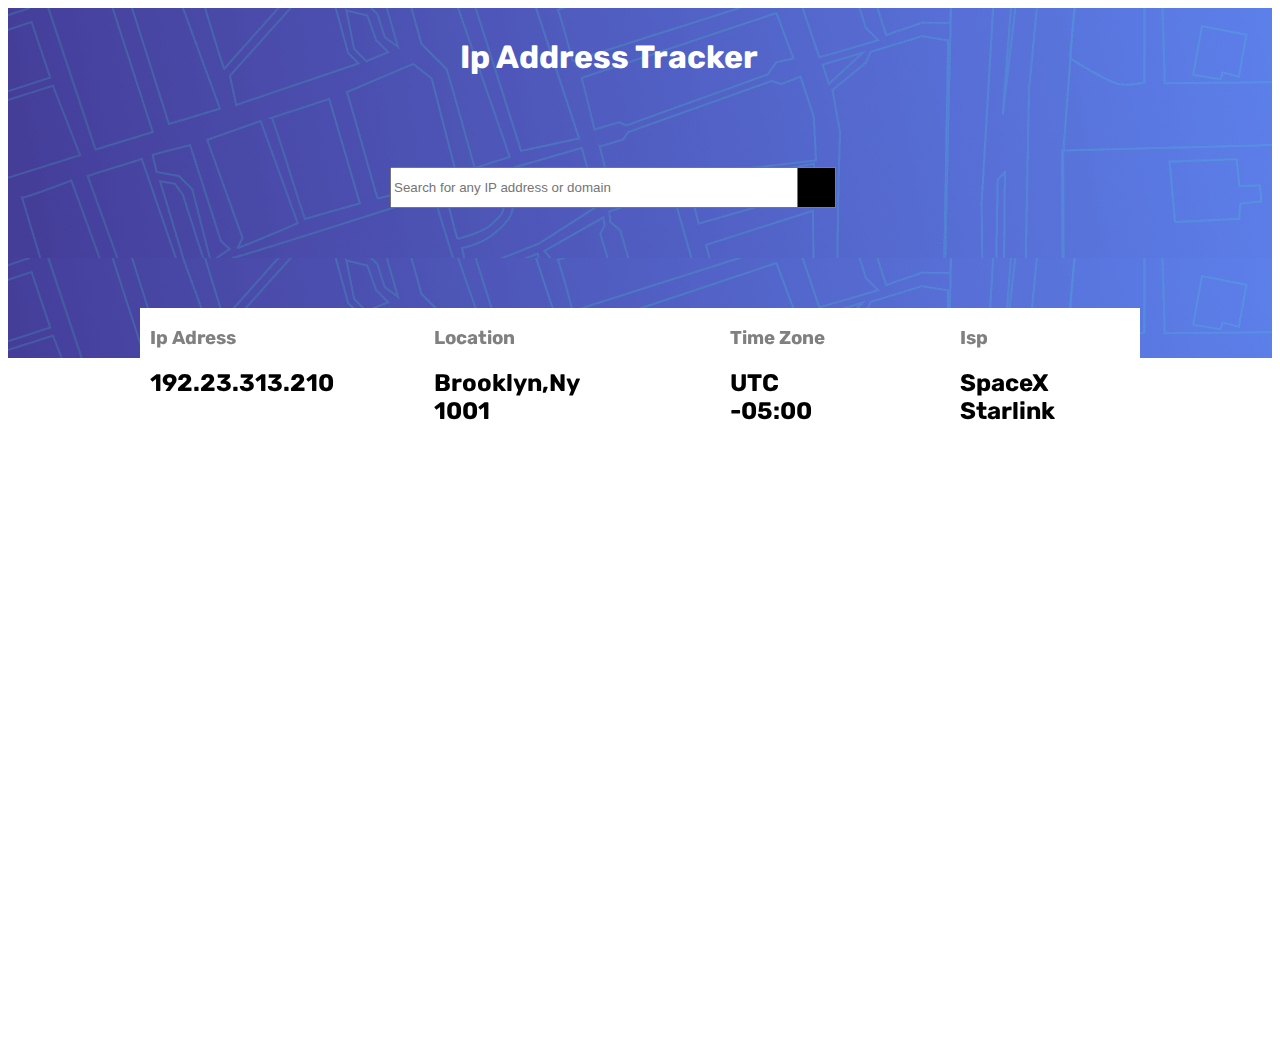
<file: pagina-contactos/index.html>
<!DOCTYPE html>
<html lang="en">
<head>
    <meta charset="UTF-8">
    <meta name="viewport" content="width=device-width, initial-scale=1.0">
    <link rel="preconnect" href="https://fonts.gstatic.com">
    <link href="https://fonts.googleapis.com/css2?family=Rubik&display=swap" rel="stylesheet">  
    <link rel="stylesheet" href="https://fonts.googleapis.com/css?family=Open+Sans:300,400,600">
    <link rel="stylesheet" href="style.css">
    <title>Contactos</title>
</head>
<body>
    <div class="headercontainer">
        <header>
            <h1 class="title">Ip Address Tracker</h1>
            <form class="search">
                <input type="text" placeholder="Search for any IP address or domain" name="search">
                <button type="submit"></button>
            </form>
            <div class="box2">
                    <div class="col1 col-lg-7">
                        <h3>Ip Adress</h3>
                        <h2>192.23.313.210</h2>
                    </div>
                    <div class="col2 col-lg-7">
                        <h3>Location</h3>
                        <h2>Brooklyn,Ny 1001</h2>
                    </div>
                    <div class="col3 col-lg-7">
                        <h3>Time Zone</h3>
                        <h2>UTC -05:00</h2>
                    </div>
                    <div class="col4 col-lg-7">
                        <h3>Isp</h3>
                        <h2>SpaceX Starlink</h2>
                    </div>
            </div>
        </header>
    </div>
    <div class="map">
       
        <iframe class="mapa" src="https://www.google.com/maps/embed?pb=!1m18!1m12!1m3!1d8545.218436293655!2d-73.9677056191187!3d40.779815993601055!2m3!1f0!2f0!3f0!3m2!1i1024!2i768!4f13.1!3m3!1m2!1s0x89c25890becdb207%3A0xb61944a4f77aef47!2sCentral%20Park%20West%20Historic%20District%2C%20Nova%20Iorque%2C%20NY%2010024%2C%20EUA!5e0!3m2!1spt-PT!2spt!4v1610044918089!5m2!1spt-PT!2spt" width="600" height="450" frameborder="0" style="border:0;" allowfullscreen="" aria-hidden="false" tabindex="0"></iframe>
    </div>
</body>
</html>
</file>
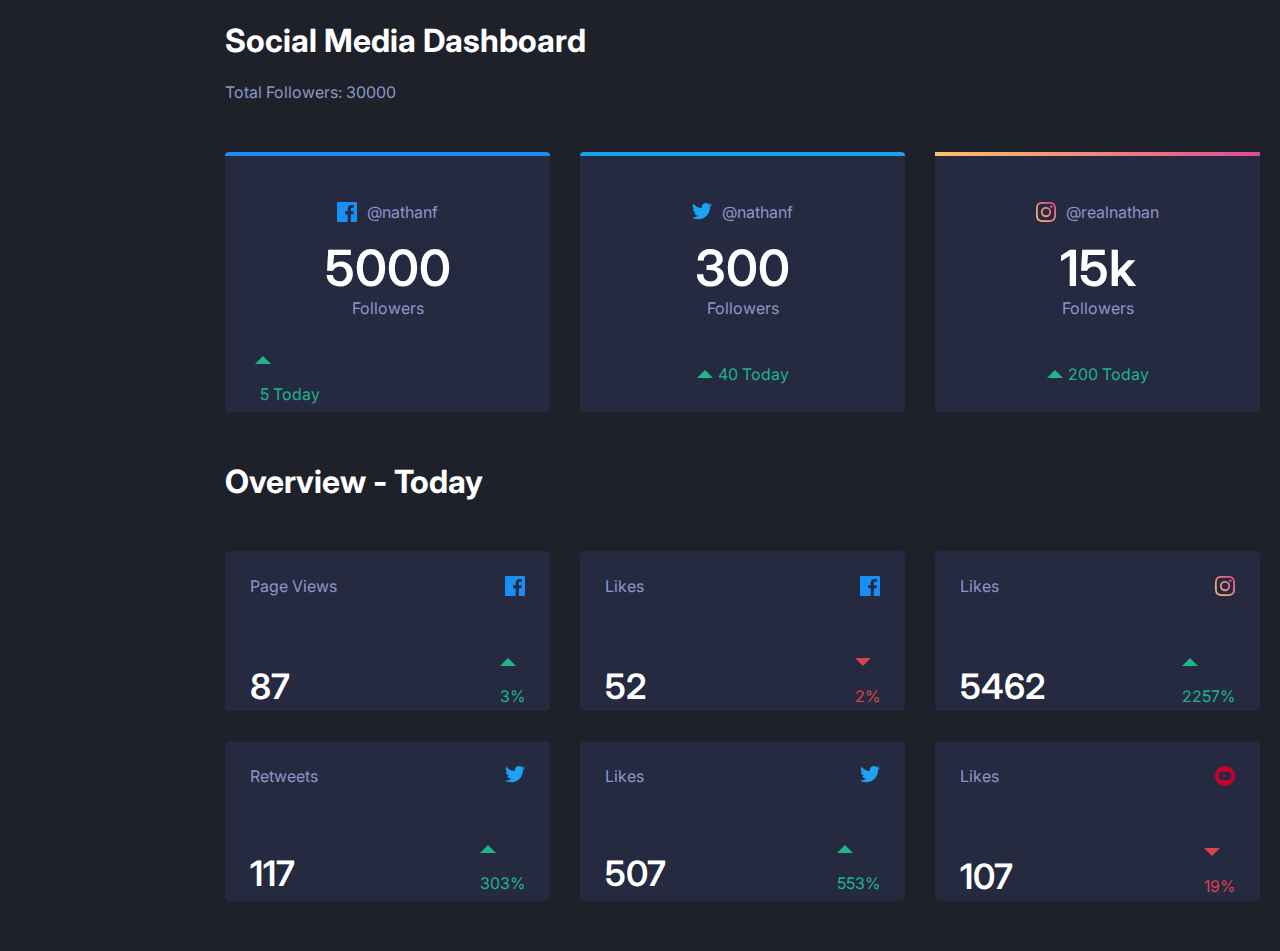
<file: pagina-dashboard/index.html>
<!DOCTYPE html>
<html lang="en">
<head>
    <meta charset="UTF-8">
    <meta name="viewport" content="width=device-width, initial-scale=1.0">
    <link rel="preconnect" href="https://fonts.gstatic.com">
    <link href="https://fonts.googleapis.com/css2?family=Inter:wght@400;700&display=swap" rel="stylesheet">
    <link rel="icon" type="image/png" sizes="32x32" href="./images/favicon-32x32.png">
	<link rel="stylesheet" href="https://cdn.jsdelivr.net/npm/bootstrap@4.5.3/dist/css/bootstrap.min.css" integrity="sha384-TX8t27EcRE3e/ihU7zmQxVncDAy5uIKz4rEkgIXeMed4M0jlfIDPvg6uqKI2xXr2" crossorigin="anonymous">
	<link rel="stylesheet" href="style.css">
    <title>Dashboard</title>
</head>
<body>
    <div class="container">
        <div class="header">
            <h1 style="color: white;">Social Media Dashboard</h1>
            <p style=" color: hsl(228, 34%, 66%);">Total Followers: 30000</p>
        </div>
        <div class="container2">    
            <div class="facebook">
              <div class="nome">
                <img src="images/icon-facebook.svg" alt="" style="margin-right: 10px;">
                <p>@nathanf</p>
              </div>
              <div class="n_followers">  
                5000
              </div>
              <div class="followers">
                Followers
              </div>
              <div class="followers_hoje">
                <img src="images/icon-up.svg" alt="" style="height: 8px;">
                <p style="color: hsl(163, 72%, 41%); margin-left: 5px;">5 Today</p>
              </div>
            </div>
            <div class="twitter1">
              <div class="nome">
                <img src="images/icon-twitter.svg" alt="" style="margin-right: 10px;">
                <p>@nathanf</p>
              </div>
              <div class="n_followers">  
                300
              </div>
              <div class="followers">
                Followers
              </div>
              <div class="followers_today">
                <img src="images/icon-up.svg" alt="" style="height: 8px;">
                <p style="color: hsl(163, 72%, 41%); margin-left: 5px;">40 Today</p>
              </div>
            </div>
            <div class="insta">
              <div class="nome">
                <img src="images/icon-instagram.svg" alt="" style="margin-right: 10px;">
                <p>@realnathan</p>
              </div>
              <div class="n_followers">  
                15k
              </div>
              <div class="followers">
                Followers
              </div>
              <div class="followers_today">
                <img src="images/icon-up.svg" alt="" style="height: 8px;">
                <p style="color: hsl(163, 72%, 41%); margin-left: 5px;">200 Today</p>
              </div>
            </div>
            <div class="youtube">
              <div class="nome">
                <img src="images/icon-youtube.svg" alt="" style="margin-right: 10px;">
                <p>@Nathan F.</p>
              </div>
              <div class="n_followers">  
                8000
              </div>
              <div class="followers">
                subscribers
              </div>
              <div class="followers_hoje">
                <img src="images/icon-down.svg" alt="" style="height: 8px">
                <p style="color: hsl(356, 69%, 56%); margin-left: 5px;">1100 Today</p>
              </div>
            </div>  
          </div>
          <div class="header2">
            <h1 style="color: white;">Overview - Today</h1>
          </div>
          <div class="container3"> 
            <div class="box">
              <div class="box1">
                <div class="row1">
                  Page Views
                  <div class="icon">
                  <img src="images/icon-facebook.svg" alt="">
                  </div>
                </div>
                <div class="row2"> 
                  <div class="followers2">         
                    87
                  </div>
                  <div class="percentage">
                    <img src="images/icon-up.svg" alt="" style=" height: 8px;">
                    <p style="color: hsl(163, 72%, 41%);">3%</p>
                  </div>
                </div>
              </div>
            </div>
            <div class="box">
              <div class="box2">
                <div class="row1">
                  Likes
                  <div class="icon">
                  <img src="images/icon-facebook.svg" alt="">
                </div>
                </div>
                <div class="row2">  
                  <div class="followers2">        
                    52
                  </div>
                  <div class="percentage">
                    <img src="images/icon-down.svg" alt="" style=" height: 8px;">
                    <p style="color: hsl(356, 69%, 56%);">2%</p>
                  </div>
                </div>       
            </div>
            </div>
            <div class="box">
              <div class="box3">
                <div class="row1">
                  Likes
                  <div class="icon">
                  <img src="images/icon-instagram.svg" alt="">
                  </div>
                </div>
                <div class="row2"> 
                  <div class="followers2">         
                    5462
                  </div>
                  <div class="percentage">
                    <img src="images/icon-up.svg" alt="" style=" height: 8px;">
                    <p style="color: hsl(163, 72%, 41%);">2257%</p>
                  </div>
                </div>        
              </div>
            </div>
            <div class="box">
              <div class="box4">
                <div class="row1">
                  Profile Views
                  <div class="icon">
                  <img src="images/icon-instagram.svg" alt="">
                  </div>
                </div>
                <div class="row2">  
                  <div class="followers2">        
                    52k
                  </div>
                  <div class="percentage">
                    <img src="images/icon-up.svg" alt="" style=" height: 8px;">
                    <p style="color: hsl(163, 72%, 41%);">1375%</p>
                  </div>
                </div>       
            </div>
            </div>
            <div class="box">
              <div class="box5">
                <div class="row1">
                  Retweets
                  <div class="icon">
                  <img src="images/icon-twitter.svg" alt="">
                  </div>
                </div>
                <div class="row2"> 
                  <div class="followers2">         
                    117
                  </div>
                  <div class="percentage">
                    <img src="images/icon-up.svg" alt="" style=" height: 8px;">
                    <p style="color: hsl(163, 72%, 41%);">303%</p>
                  </div>
                </div>         
            </div>
            </div>
            <div class="box">  
              <div class="box6">
                <div class="row1">
                  Likes
                  <div class="icon">
                  <img src="images/icon-twitter.svg" alt="">
                  </div>
                </div>
                <div class="row2">   
                  <div class="followers2">       
                    507
                  </div>
                  <div class="percentage">
                    <img src="images/icon-up.svg" alt="" style=" height: 8px;">
                    <p style="color: hsl(163, 72%, 41%);">553%</p>
                  </div>
                </div>        
            </div>
            </div>
            <div class="box">
              <div class="box7"> 
                <div class="row1">
                  Likes
                  <div class="icon">
                  <img src="images/icon-youtube.svg" alt="">
                  </div>
                </div>
                <div class="row2">  
                  <div class="followers2">        
                    107
                  </div>
                  <div class="percentage">
                    <img src="images/icon-down.svg" alt="" style=" height: 8px;">
                    <p style="color: hsl(356, 69%, 56%);">19%</p>
                  </div>
                </div>       
            </div>
            </div>         
            <div class="box">
              <div class="box8">
                <div class="row1">
                  Total Views
                  <div class="icon_bottom">
                  <img src="images/icon-youtube.svg" alt="">
                  </div>  
                </div>
                <div class="row2">  
                  <div class="followers2">        
                    1407
                  </div>
                  <div class="percentage"> 
                    <img src="images/icon-down.svg" alt="" style=" height: 8px;">
                    <p style="color: hsl(356, 69%, 56%);">12%</p>
                  </div>
                </div>       
              </div>
            </div>
          </div>
    </div>
</body>
</html>
</file>
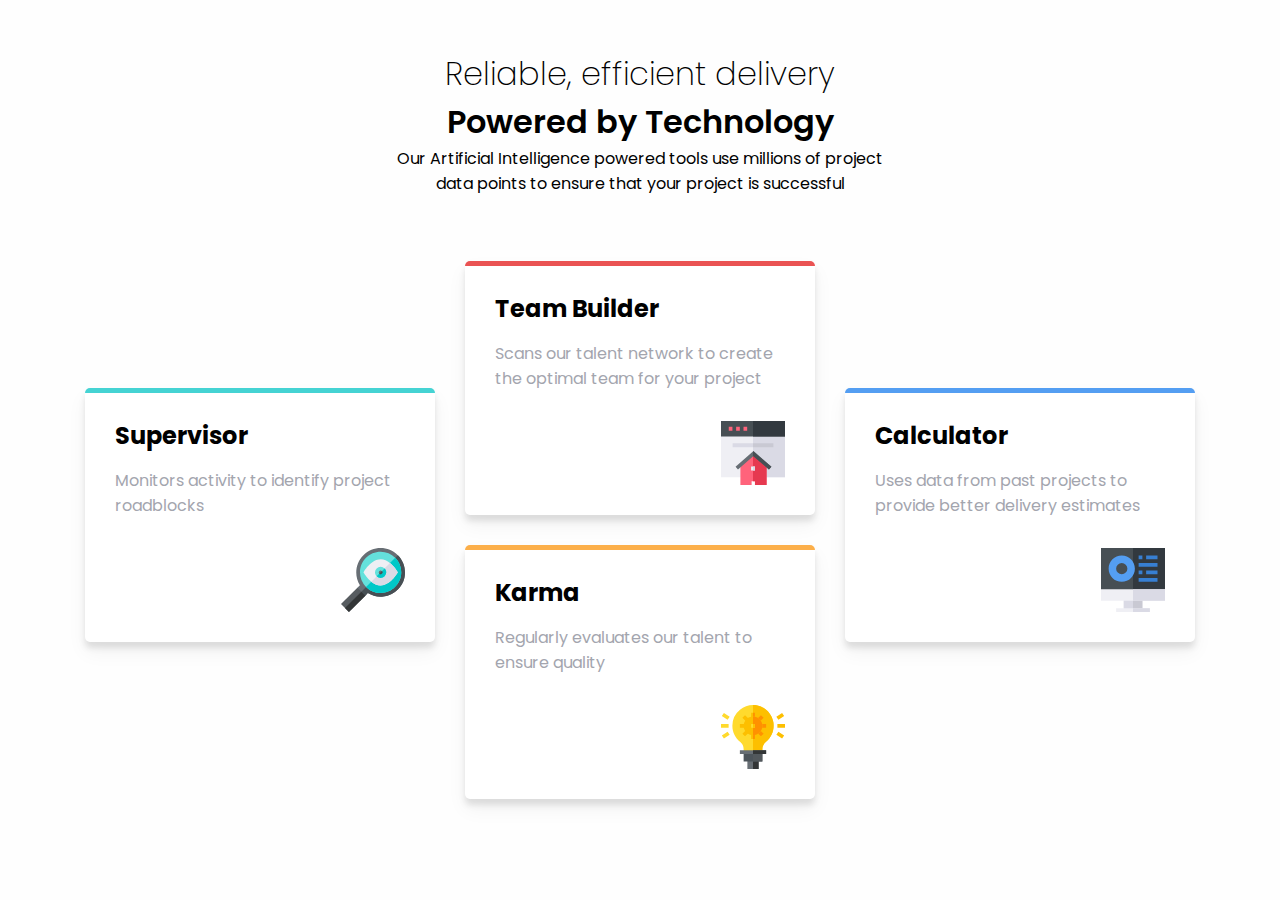
<file: pagina-projetos/index.html>
<!DOCTYPE html>
<html lang="en">
  <head>
    <meta charset="UTF-8">
    <meta name="viewport" content="width=device-width, initial-scale=1.0">
    <link rel="icon" type="image/png" sizes="32x32" href="./images/favicon-32x32.png">
    <link rel="preconnect" href="https://fonts.gstatic.com">
    <link href="https://fonts.googleapis.com/css2?family=Rubik&display=swap" rel="stylesheet"> 
    <link rel="stylesheet" href="https://cdn.jsdelivr.net/npm/bootstrap@4.5.3/dist/css/bootstrap.min.css" integrity="sha384-TX8t27EcRE3e/ihU7zmQxVncDAy5uIKz4rEkgIXeMed4M0jlfIDPvg6uqKI2xXr2" crossorigin="anonymous">
    <link rel="stylesheet" href="style.css">
    <title>Projetos</title>
  <body>
    <header>
      <h1 class="mb-4">Reliable, efficient delivery <br><span class="mt-4">Powered by Technology</span></h1>Our Artificial Intelligence powered tools use millions of project data points to ensure that your project is successful
    </header>
    <div class="container">
      <div class="box box-cyan box-sides">
        <h2>Supervisor</h3>
        <p>Monitors activity to identify project roadblocks</p>
        <img src="images/icon-supervisor.svg" alt="">
      </div>
      <div class="box box-red">
        <h2>Team Builder</h2>
        <p>Scans our talent network to create the optimal team for your project</p>
        <img src="images/icon-team-builder.svg" alt="">
      </div>
      <div class="box box-blue box-sides">
        <h2>Calculator</h2>
        <p>Uses data from past projects to provide better delivery estimates</p>
        <img src="images/icon-calculator.svg" alt="">
      </div>
      <div class="box box-orange">
        <h2>Karma</h2>
        <p>Regularly evaluates our talent to ensure quality</p>
        <img src="images/icon-karma.svg" alt="">
      </div>
    </div>
  </body>
</html>
</file>
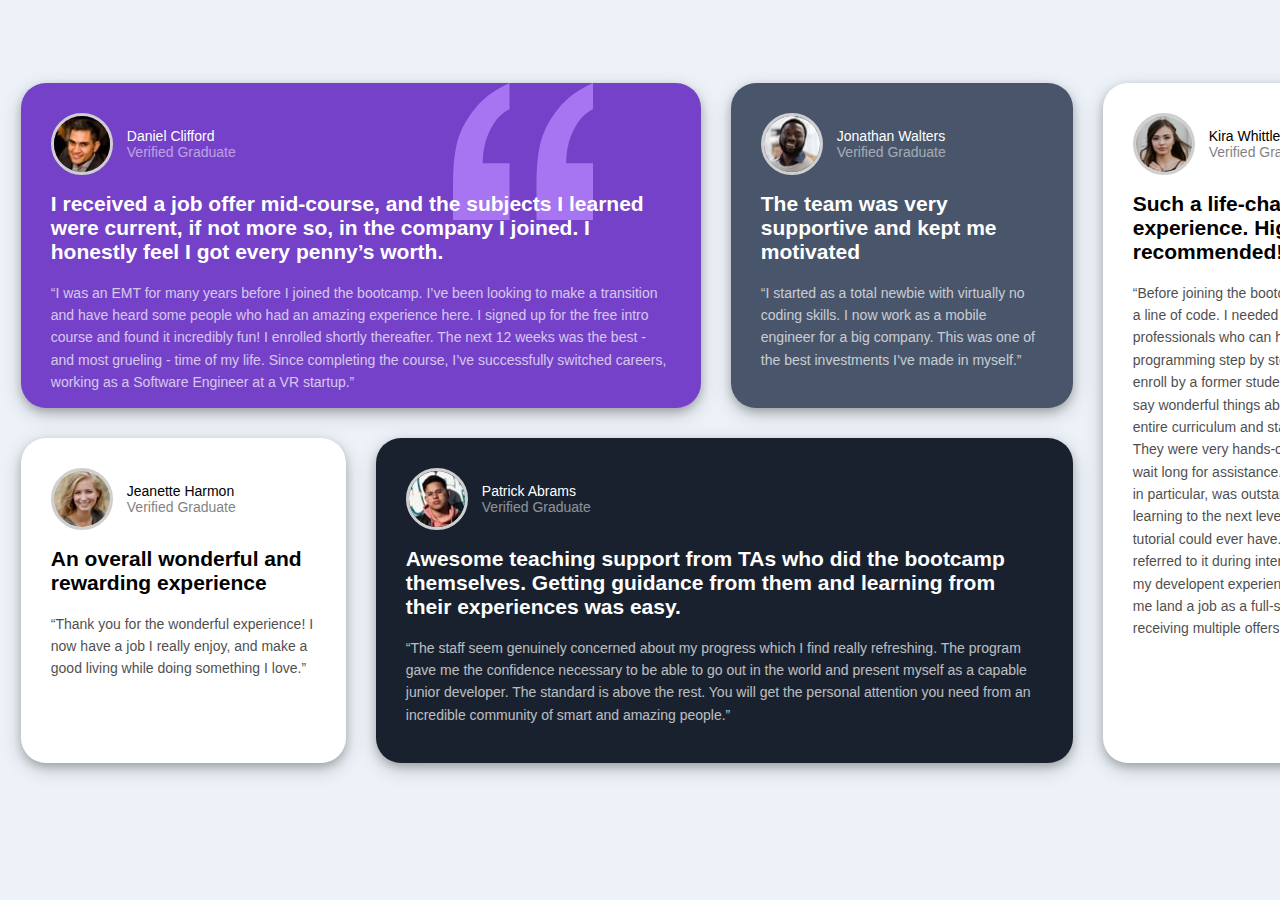
<file: pagina-recomendacoes/index.html>
<!DOCTYPE html>
<html lang="en">
  <head>
    <meta charset="UTF-8">
    <meta name="viewport" content="width=device-width, initial-scale=1.0">
    <link rel="preconnect" href="https://fonts.gstatic.com">
    <link href="https://fonts.googleapis.com/css2?family=Inter:wght@400;700&display=swap" rel="stylesheet">
    <link rel="icon" type="image/png" sizes="32x32" href="./images/favicon-32x32.png">    <link rel="stylesheet" href="style.css">
    <title>Recomendações</title>
  </head>
  <body>
    <div class="container">
      <div class="box box-1">
        <div class="orientation">
          <img src="images/image-daniel.jpg" alt="Profile" class="round"> 
          <div>   
            <div class="name">Daniel Clifford</div>
            <div style="opacity: 50%;">Verified Graduate</div>
          </div>
        </div>
        <div>
          <h2>I received a job offer mid-course, and the subjects I learned were current, if not more so, 
          in the company I joined. I honestly feel I got every penny’s worth.
          </h2> 
        </div>
        <div class="space_par"> 
          <p class="paragraph">
          “I was an EMT for many years before I joined the bootcamp. I’ve been looking to make a 
          transition and have heard some people who had an amazing experience here. I signed up 
          for the free intro course and found it incredibly fun! I enrolled shortly thereafter. 
          The next 12 weeks was the best - and most grueling - time of my life. Since completing 
          the course, I’ve successfully switched careers, working as a Software Engineer at a VR startup.”
          </p>
        </div>
      </div>
      <div class="box box-2">
        <div class="orientation">
          <img src="images/image-jonathan.jpg" alt="Profile" class="round">
          <div>
            <div class="name">Jonathan Walters</div>
            <div style="opacity: 50%;">Verified Graduate</div>
          </div>
        </div>
        <div>
          <h2>The team was very supportive and kept me motivated</h2>
        </div>
        <div>
          <p class="paragraph">“I started as a total newbie with virtually no coding skills. I now work as a mobile engineer 
          for a big company. This was one of the best investments I’ve made in myself.”
          </p>
        </div>  
      </div>
      <div class="box box-3">
        <div class="orientation">
          <img src="images/image-kira.jpg" alt="Profile" class="round">
          <div>
            <div class="name">Kira Whittle</div>
            <div style="opacity: 50%;">Verified Graduate</div>
          </div>
        </div>
        <div>
          <h2>Such a life-changing experience. Highly recommended!</h2>
        </div>
        <div class="text_3">
          <p class="paragraph">
            “Before joining the bootcamp, I’ve never written a line of code. I needed some structure from 
          professionals who can help me learn programming step by step. I was encouraged to enroll by a former 
          student of theirs who can only say wonderful things about the program. The entire curriculum and staff 
          did not disappoint. They were very hands-on and I never had to wait long for assistance. The agile team 
          project, in particular, was outstanding. It took my learning to the next level in a way that no tutorial 
          could ever have. In fact, I’ve often referred to it during interviews as an example of my developent 
          experience. It certainly helped me land a job as a full-stack developer after receiving multiple offers. 
          100% recommend!” 
          </p>
        </div> 
      </div>
      <div class="box box-4">
        <div class="orientation">
          <img src="images/image-jeanette.jpg" alt="Profile" class="round">
          <div>
            <div class="name">Jeanette Harmon</div>
            <div style="opacity: 50%;">Verified Graduate</div>
          </div>
        </div>
        <div>
          <h2>An overall wonderful and rewarding experience</h2>
        </div>
        <div>
          <p class="paragraph"> “Thank you for the wonderful experience! I now have a job I really enjoy, and make a good living while doing something I love.” </p>
        </div>
      </div>
      <div class="box box-5">
        <div class="orientation">
          <img src="images/image-patrick.jpg" alt="Profile" class="round">
          <div>
            <div class="name"> Patrick Abrams</div>
            <div style="opacity: 50%;">Verified Graduate</div>
          </div>
        </div>
        <div>
          <h2>Awesome teaching support from TAs who did the bootcamp themselves. Getting guidance from them and learning from their experiences was easy.</h2>
        </div>
        <div>
          <p class="paragraph"> “The staff seem genuinely concerned about my progress which I find really refreshing. The program 
          gave me the confidence necessary to be able to go out in the world and present myself as a capable 
          junior developer. The standard is above the rest. You will get the personal attention you need from 
          an incredible community of smart and amazing people.”
          </p>
        </div>   
      </div>
    </div>  
  </body>
</html>
</file>
<file: pagina-contactos/style.css>
h3{
    color: grey;
}

.col1{
    margin-right: 100px;
    margin-left: 10px; 
}

.col3{
    margin-left: 100px;
}

.col4{
    margin-left: 100px;
}

.title{
    margin-top: 30px;
    margin-left: 320px;
}

.box2{
    color: black;
    position: relative;
    display: flex;
    width: 1000px;
    height: 100px;
    background-color: white;
    margin-top: 100px;

}
.mapa{
    width: 100%;
    height: 700px;
}
    
.map{
    display: flex;
    justify-content: center;
    width: auto;
    height: 500px;
}

.headercontainer{
    justify-content: center;
    color: white;
    width: auto;
    height: 350px;
    display: flex;
    font-family: 'Rubik', sans-serif;
    background-image: url("images/pattern-bg.png")
}

.search{
    align-items: center;
    display: flex;
    margin-left: 250px;
}

form.search input[type=text]{
    margin-top: 70px;
    width: 400px;
    height: 35px;
}

form.search button {
    margin-top: 70px;
    width: 5%;
    height: 41px;
    background: black;
    color: white;
    font-size: 17px;
    border: 1px solid grey;
    border-left: none; 
    cursor: pointer;
}
</file>
<file: pagina-dashboard/style.css>
body{
  margin-left: 225px;
  margin-right: 225px;
  background-color: hsl(230, 17%, 14%);
  font-family: 'Inter', sans-serif;
}
	
.container2{
  display: grid;
  grid-template-rows: repeat(1, 260px);
  grid-template-columns: repeat(4, 325px);
  grid-row-gap: 30px;
  grid-column-gap: 30px;
  width: 1440px;
  height: auto;
  margin-top: 50px;
  margin-bottom: 50px;
  margin-left: auto;
  margin-right: auto;
  color: hsl(228, 34%, 66%)
}
	
.facebook{
  background-color: hsl(228, 28%, 20%);
  padding: 30px;
  grid-column: 1/1;
  border-radius: 4px;
  border-top: 4px solid hsl(208, 92%, 53%);
}
	
.twitter1{
  background-color: hsl(228, 28%, 20%);
  padding: 30px;
  grid-column: 2/2;
  border-radius: 4px;
  border-top: 4px solid hsl(203, 89%, 53%);
}

.insta{
  background-color: hsl(228, 28%, 20%);
  padding: 30px;
  grid-column: 3/3;      
  border-radius: 4px;
  border-top: 4px solid;   
  border-image: linear-gradient(to right, hsl(37, 97%, 70%), hsl(329, 70%, 58%));
  border-image-slice: 1;
}

.youtube{
  background-color: hsl(228, 28%, 20%);
  padding: 30px;
  grid-column: 4/4;
  border-radius: 4px;
  border-top: 4px solid hsl(348, 97%, 39%);
}
	
.container3{
  display: grid;
  grid-template-rows: repeat(2, 160px);
  grid-template-columns: repeat(4, 325px);
  grid-row-gap: 30px;
  grid-column-gap: 30px;
  width: 1440px;
  height: auto;
  margin-top: 50px;
  margin-bottom: 50px;
  margin-left: auto;
  margin-right: auto;
  color: hsl(228, 34%, 66%)
}

.box1{
  grid-row: 1/1;
  grid-column: 1/1;
}

.box2{
  grid-row: 1/1;
  grid-column: 2/2;
}

.box3{
  grid-row: 1/1;
  grid-column: 3/3;
}

.box4{
  grid-row: 1/1;
  grid-column: 4/4;
}

.box5{
  grid-row: 2/2;
  grid-column: 1/1;
}

.box6{
  grid-row: 2/2;
  grid-column: 2/2;
}

.box7{
  grid-row: 2/2;
  grid-column: 3/3;
}

.box8{
  grid-row: 2/2;
  grid-column: 4/4;
}

.box{
	background-color: hsl(228, 28%, 20%);
	border-radius: 5px;
	padding: 25px; 
}

.row1{
  display: flex;
  justify-content: space-between;
  margin-bottom: 50px;
}

.row2{
  display: flex;
  justify-content: space-between;
  align-items: center;
}

.followers2{
  color: white;
  font-size: 35px;      
  font-weight: 600;
}

.nome{
  display: flex;
  justify-content: center;
  align-items: center;
}

.n_followers{
  display: flex;
  justify-content: center;
  font-size: 50px;
  font-weight: 600;
  color: white;
}

.followers{
  display: flex;
  justify-content: center;
  margin-bottom: 30px;
}

.followers_today{
  display: flex;
  justify-content: center;
  align-items: center;
}
</file>
<file: pagina-projetos/style.css>
@import url('https://fonts.googleapis.com/css?family=Poppins:300,500&display=swap');

* {
    box-sizing: border-box;
}

body {
    background: #fefefe;
    font-family: 'Poppins', sans-serif;
    margin-bottom: 50px;
}

header{
    margin: 50px auto;
    max-width: 500px;
    text-align: center;
}

h1 {
    font-weight: 200;
	margin: 0;
}

h1 span {
	font-weight: 600;
}

p{
color: hsl(229, 6%, 66%);
}

footer{
    text-align: center;
}

.container {
    display: flex;
    flex-wrap: wrap;
    width: 1200px;
    margin:0 auto;
    max-width: 100%;
    justify-content: center;
}

.box{
    background-color: #fff;
    box-shadow: 0 10px 20px rgba(0, 0, 0, 0.05), 0 6px 6px rgba(0, 0, 0, 0.1);
    border-radius: 5px;
    position: relative;
    padding: 30px;
    overflow: hidden;
    width: 350px;
    margin: 15px;
}

.box::after{
    content: '';
    position: absolute;
    top: 0;
    left: 0;
    height: 5px;
    width: 100%;
}

.box-cyan::after{
    background-color: hsl(180, 62%, 55%)
}
.box-red::after{
    background-color: hsl(0, 78%, 62%);
}
.box-orange::after{
    background-color: hsl(34, 97%, 64%);
}
.box-blue::after{
    background-color: hsl(212, 86%, 64%);
}
.box-sides{
    transform: translateY(50%);
}
.box h2{
    margin: 0;
}

.box img{
    display: block;
    margin-left: auto;
}

.box p{
    margin: 15px 0 30px;
}
 
@media (max-width: 414px){
    .box-sides{
        transform: translateY(0);
    }
}
</file>
<file: pagina-recomendacoes/style.css>
body{
        background-color: hsl(210, 46%, 95%);
        padding: 1%;
        justify-content: center;
        align-items: center;
      }

      .orientation{
        display: flex;
        align-items: center;
      }

      .paragraph{
        opacity: 70%;
        align-content: center;
        line-height: 1.6;
      }

      .container{
        display: grid;
        grid-template-rows: repeat(2, 325px);
        grid-template-columns: repeat(2, 325px);

        grid-row-gap: 30px;
        grid-column-gap: 30px;

        width: 1440px;
        height: auto;
        margin-top: 5%;
        margin-left: auto;
        margin-right: auto;
      }

      .box{
        padding: 30px ;
        font-family: "Barlow Semi Condensed", sans-serif;
        font-size: 14px;
        color: white;
        border-radius: 25px;
        box-shadow: 0 4px 8px 0 rgba(0, 0, 0, 0.2), 0 6px 20px 0 rgba(0, 0, 0, 0.19);
      }

      .box-1{
        background-image: url("images/bg-pattern-quotation.svg");
        background-repeat: no-repeat;
        background-size: 140px;
        background-position-x: 80%;
        background-position-y: top;
        background-color: hsl(263, 55%, 52%);
        grid-row: 1/1;
        grid-column:1/3;
      }

      .box-2{
        background-color: hsl(217, 19%, 35%);
        grid-row: 1/1;
        grid-column: 3/3;
      }

      .box-3{
        background-color: white;
        color: black;
        grid-row: 1/span 2;
        grid-column: 4/4;
      }

      .box-4{
        background-color: white;
        color: black;
        grid-row: 2/2;
        grid-column: 1/2;
      }

      .box-5{
        background-color: hsl(219, 29%, 14%);
        grid-row: 2/2;
        grid-column: 2/4;
      }

      .round{
        border-radius: 50%; 
        margin-right: 1em;
        border: 3px solid hsl(0, 0%, 81%);
      }


      @media (max-width: 414px) { 

        .container{
          display: block;
          width: 95vw;
          justify-content: center;
          margin-top: 5%;
          margin-bottom: 2%;

        }

        .box{
          margin-right: 20px;
          margin-bottom: 20px;
        }

        .round{
          width: 12%;
          height: auto;
        }

      }
</file>
